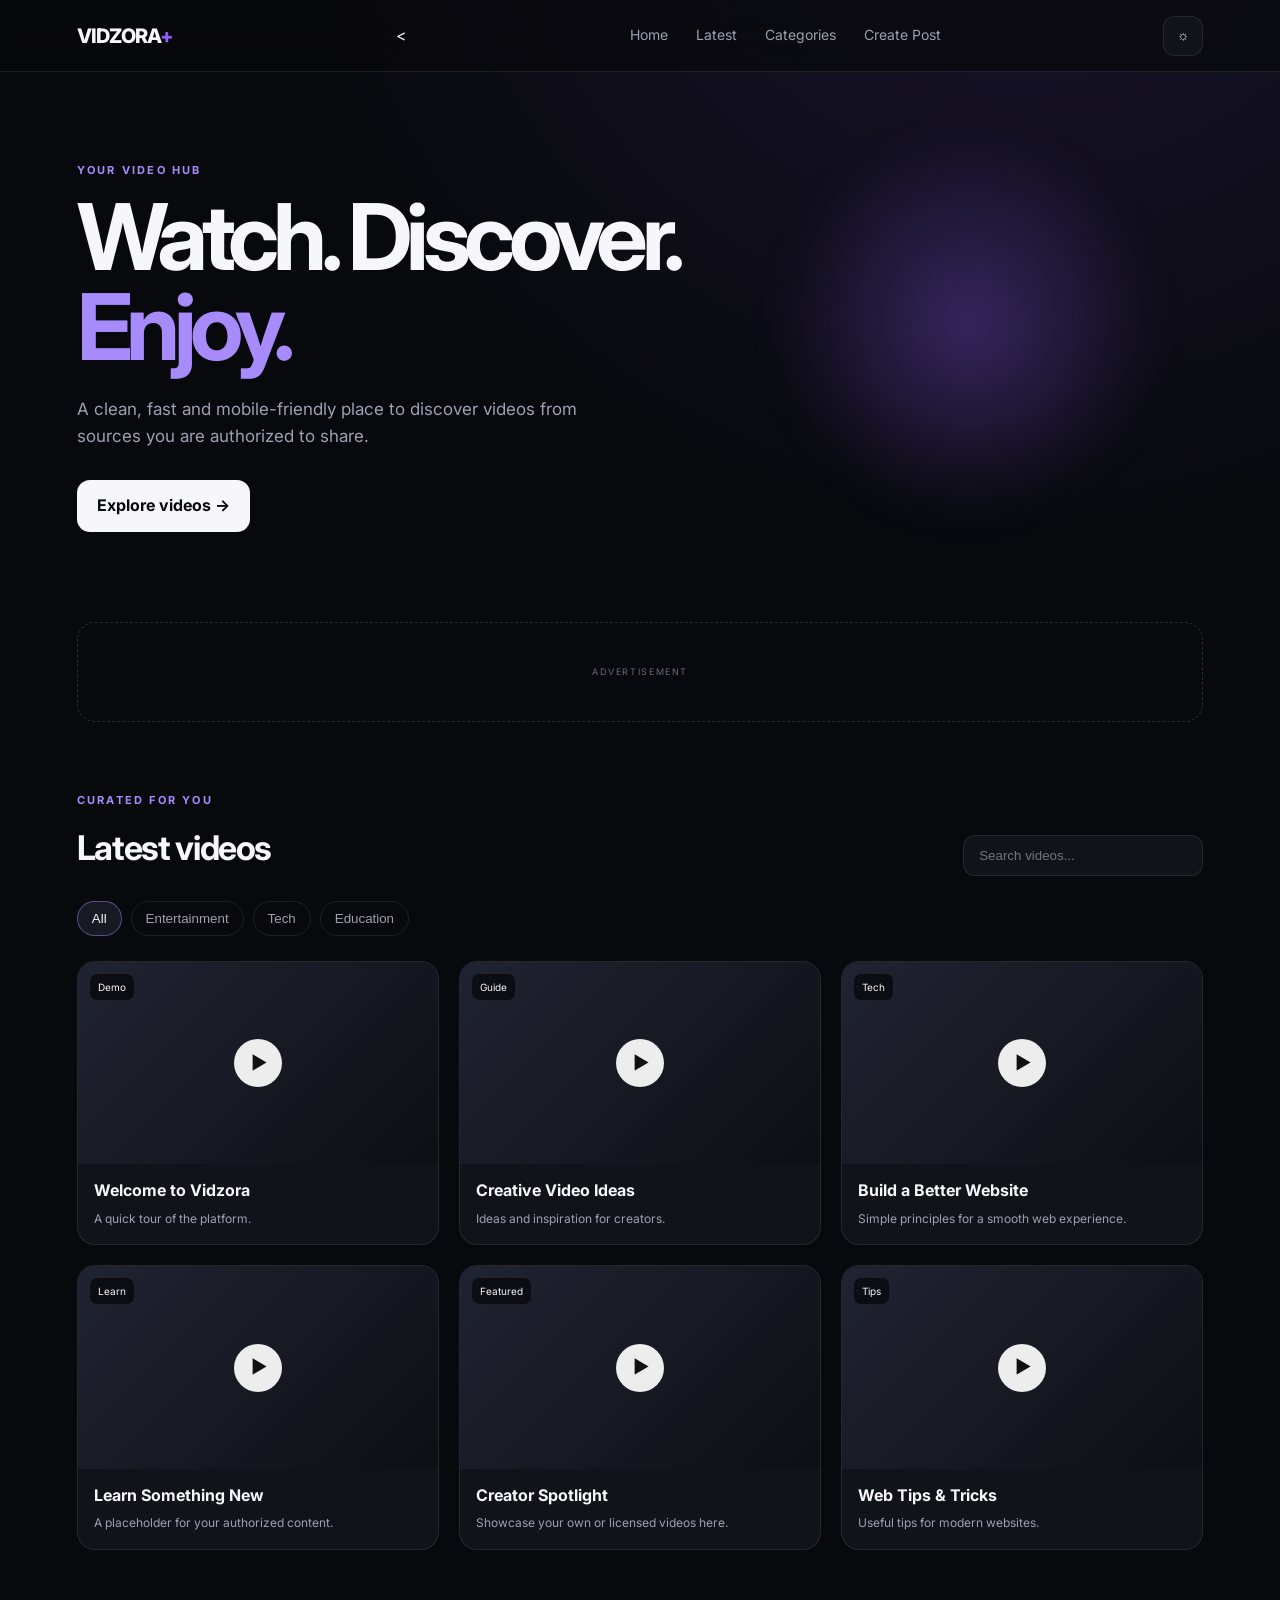
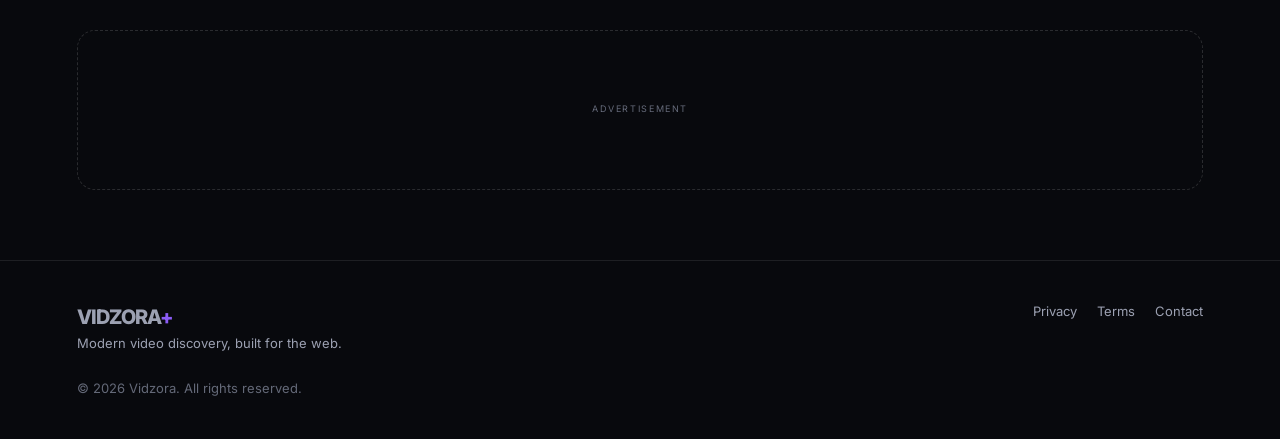
<file: index.html>
<!doctype html>
<html lang="bn">
<head>
  <meta charset="UTF-8">
  <meta name="viewport" content="width=device-width, initial-scale=1.0">
  <meta name="description" content="A modern video discovery website">
  <title>Vidzora — Watch & Discover</title>
  <link rel="stylesheet" href="style.css">
</head>
<body>
  <header class="topbar">
    <a class="logo" href="#">VIDZORA<span>+</span></a>
    <<nav>
  <a href="#home">Home</a>
  <a href="#latest">Latest</a>
  <a href="#categories">Categories</a>
  <a href="create-post.html">Create Post</a>
    </nav>
    <button class="theme-btn" id="themeBtn" aria-label="Toggle theme">☼</button>
  </header>

  <main id="home">
    <section class="hero">
      <div class="hero-copy">
        <p class="eyebrow">YOUR VIDEO HUB</p>
        <h1>Watch. Discover.<br><span>Enjoy.</span></h1>
        <p class="hero-text">A clean, fast and mobile-friendly place to discover videos from sources you are authorized to share.</p>
        <a class="primary-btn" href="#latest">Explore videos →</a>
      </div>
      <div class="hero-glow"></div>
    </section>

    <section class="ad-slot" aria-label="Advertisement">
      <small>ADVERTISEMENT</small>
      <!-- Paste your approved Adsterra ad code here -->
    </section>

    <section class="section" id="latest">
      <div class="section-head">
        <div>
          <p class="eyebrow">CURATED FOR YOU</p>
          <h2>Latest videos</h2>
        </div>
        <div class="search">
          <input id="searchInput" type="search" placeholder="Search videos...">
        </div>
      </div>
      <div class="chips" id="categories">
        <button class="chip active" data-category="all">All</button>
        <button class="chip" data-category="entertainment">Entertainment</button>
        <button class="chip" data-category="tech">Tech</button>
        <button class="chip" data-category="education">Education</button>
      </div>
      <div class="grid" id="videoGrid"></div>
      <p class="empty" id="emptyState" hidden>No videos found.</p>
    </section>

    <section class="ad-slot large" aria-label="Advertisement">
      <small>ADVERTISEMENT</small>
      <!-- Paste another approved Adsterra placement here if permitted -->
    </section>
  </main>

  <footer>
    <div>
      <a class="logo" href="#">VIDZORA<span>+</span></a>
      <p>Modern video discovery, built for the web.</p>
    </div>
    <div class="footer-links">
      <a href="#">Privacy</a>
      <a href="#">Terms</a>
      <a href="#">Contact</a>
    </div>
    <p class="copyright">© 2026 Vidzora. All rights reserved.</p>
  </footer>

  <script src="script.js"></script>
</body>
</html>
</file>
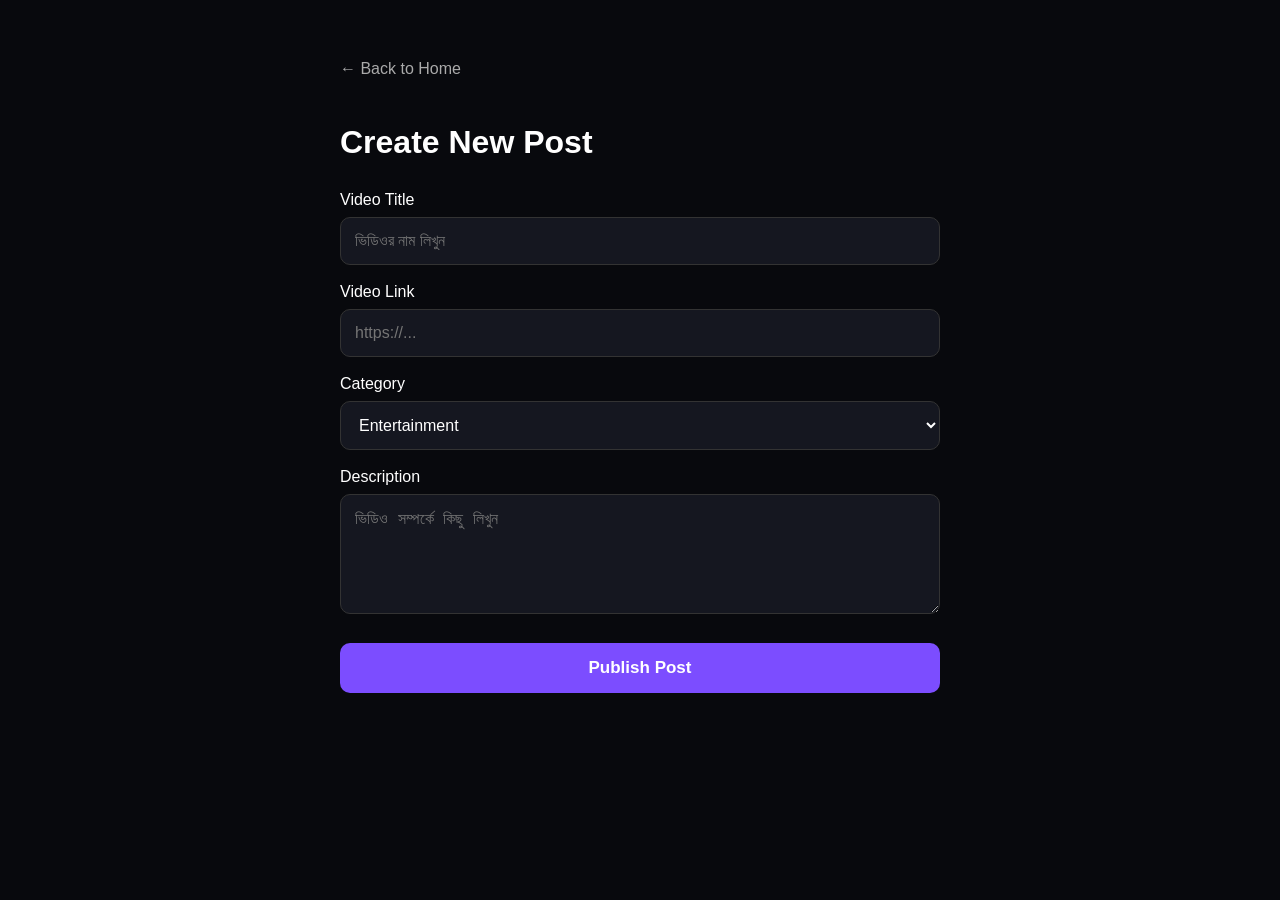
<file: create-post.html>
<!DOCTYPE html>
<html lang="bn">
<head>
  <meta charset="UTF-8">
  <meta name="viewport" content="width=device-width, initial-scale=1.0">
  <title>Create Post - Vidzora</title>

  <style>
    * {
      box-sizing: border-box;
    }

    body {
      margin: 0;
      font-family: Arial, sans-serif;
      background: #08090d;
      color: white;
      padding: 20px;
    }

    .container {
      max-width: 600px;
      margin: 40px auto;
    }

    h1 {
      margin-bottom: 30px;
    }

    label {
      display: block;
      margin: 18px 0 8px;
    }

    input,
    textarea,
    select {
      width: 100%;
      padding: 14px;
      border-radius: 10px;
      border: 1px solid #333;
      background: #151720;
      color: white;
      font-size: 16px;
    }

    textarea {
      min-height: 120px;
      resize: vertical;
    }

    button {
      width: 100%;
      margin-top: 25px;
      padding: 15px;
      border: 0;
      border-radius: 10px;
      background: #7c4dff;
      color: white;
      font-size: 17px;
      font-weight: bold;
    }

    .back {
      display: inline-block;
      margin-bottom: 25px;
      color: #aaa;
      text-decoration: none;
    }
  </style>
</head>

<body>

  <div class="container">

    <a class="back" href="index.html">← Back to Home</a>

    <h1>Create New Post</h1>

    <label>Video Title</label>
    <input id="title" type="text" placeholder="ভিডিওর নাম লিখুন">

    <label>Video Link</label>
    <input id="videoUrl" type="url" placeholder="https://...">

    <label>Category</label>
    <select id="category">
      <option value="entertainment">Entertainment</option>
      <option value="tech">Tech</option>
      <option value="education">Education</option>
    </select>

    <label>Description</label>
    <textarea id="description" placeholder="ভিডিও সম্পর্কে কিছু লিখুন"></textarea>

    <button onclick="createPost()">Publish Post</button>

  </div>

  <script>
    function createPost() {

      const title = document.getElementById("title").value.trim();
      const videoUrl = document.getElementById("videoUrl").value.trim();
      const category = document.getElementById("category").value;
      const description = document.getElementById("description").value.trim();

      if (!title || !videoUrl) {
        alert("Title এবং Video Link দিতে হবে!");
        return;
      }

      const post = {
        title: title,
        videoUrl: videoUrl,
        category: category,
        description: description
      };

      let posts = JSON.parse(localStorage.getItem("vidzoraPosts") || "[]");

      posts.push(post);

      localStorage.setItem("vidzoraPosts", JSON.stringify(posts));

      alert("Post তৈরি হয়েছে!");

      window.location.href = "index.html";
    }
  </script>

</body>
  </html>
</file>
<file: style.css>
@import url('https://fonts.googleapis.com/css2?family=Inter:wght@400;500;600;700;800&display=swap');

:root{
  --bg:#08090d; --surface:#11131a; --surface2:#171923; --text:#f7f7fb;
  --muted:#9ca1b2; --line:rgba(255,255,255,.09); --accent:#8b5cf6;
}
*{box-sizing:border-box;margin:0;padding:0}
html{scroll-behavior:smooth}
body{font-family:Inter,system-ui,sans-serif;background:radial-gradient(circle at 80% -10%,rgba(139,92,246,.16),transparent 30%),var(--bg);color:var(--text);line-height:1.6}
a{color:inherit;text-decoration:none}
.topbar{height:72px;display:flex;align-items:center;justify-content:space-between;padding:0 6%;border-bottom:1px solid var(--line);background:rgba(8,9,13,.75);backdrop-filter:blur(16px);position:sticky;top:0;z-index:20}
.logo{font-weight:800;letter-spacing:-.04em;font-size:20px}.logo span{color:var(--accent)}
nav{display:flex;gap:28px;color:var(--muted);font-size:14px}nav a:hover{color:var(--text)}
.theme-btn{border:1px solid var(--line);background:var(--surface);color:var(--text);width:40px;height:40px;border-radius:12px;cursor:pointer}
.hero{min-height:520px;padding:90px 6%;display:flex;align-items:center;position:relative;overflow:hidden}
.hero-copy{max-width:720px;position:relative;z-index:2}
.eyebrow{font-size:11px;letter-spacing:.2em;font-weight:700;color:#a78bfa;margin-bottom:12px}
h1{font-size:clamp(48px,8vw,92px);line-height:.98;letter-spacing:-.07em;margin-bottom:24px}h1 span{color:#a78bfa}
.hero-text{max-width:560px;color:var(--muted);font-size:17px;margin-bottom:30px}
.primary-btn{display:inline-block;background:var(--text);color:#08090d;padding:13px 20px;border-radius:13px;font-weight:700;transition:.2s}.primary-btn:hover{transform:translateY(-2px)}
.hero-glow{position:absolute;width:420px;height:420px;border-radius:50%;right:8%;top:8%;background:radial-gradient(circle,rgba(139,92,246,.32),transparent 65%);filter:blur(20px)}
.ad-slot{min-height:100px;margin:0 6% 70px;border:1px dashed rgba(255,255,255,.14);border-radius:18px;display:flex;align-items:center;justify-content:center;color:#666b7b;position:relative}.ad-slot small{font-size:9px;letter-spacing:.18em}.ad-slot.large{min-height:160px}
.section{padding:0 6% 80px}.section-head{display:flex;justify-content:space-between;align-items:end;gap:20px;margin-bottom:25px}h2{font-size:34px;letter-spacing:-.04em}
.search input{width:240px;background:var(--surface);border:1px solid var(--line);color:var(--text);padding:12px 15px;border-radius:12px;outline:none}.search input:focus{border-color:#8b5cf6}
.chips{display:flex;gap:9px;flex-wrap:wrap;margin-bottom:25px}.chip{border:1px solid var(--line);background:transparent;color:var(--muted);padding:9px 14px;border-radius:999px;cursor:pointer}.chip.active,.chip:hover{background:var(--surface2);color:var(--text);border-color:rgba(167,139,250,.45)}
.grid{display:grid;grid-template-columns:repeat(3,1fr);gap:20px}
.card{background:var(--surface);border:1px solid var(--line);border-radius:18px;overflow:hidden;transition:.25s;animation:rise .45s ease both}.card:hover{transform:translateY(-5px);border-color:rgba(167,139,250,.4)}
.thumb{aspect-ratio:16/9;background:linear-gradient(135deg,#202331,#0e0f15);display:flex;align-items:center;justify-content:center;position:relative}.thumb .play{width:48px;height:48px;border-radius:50%;display:grid;place-items:center;background:rgba(255,255,255,.92);color:#111;font-size:18px;padding-left:2px}.tag{position:absolute;top:12px;left:12px;background:rgba(0,0,0,.6);padding:5px 8px;border-radius:7px;font-size:10px}
.card-body{padding:16px}.card h3{font-size:16px;line-height:1.35;margin-bottom:7px}.card p{font-size:12px;color:var(--muted)}
.empty{color:var(--muted);padding:30px 0}
footer{border-top:1px solid var(--line);padding:40px 6%;display:grid;grid-template-columns:1fr auto;gap:25px;color:var(--muted);font-size:13px}.footer-links{display:flex;gap:20px}.copyright{grid-column:1/-1;color:#646978}
body.light{--bg:#f7f7fb;--surface:#fff;--surface2:#f0eff6;--text:#12131a;--muted:#666b78;--line:rgba(0,0,0,.09)}body.light .topbar{background:rgba(247,247,251,.8)}
@keyframes rise{from{opacity:0;transform:translateY(10px)}to{opacity:1;transform:none}}
@media(max-width:800px){nav{display:none}.hero{min-height:480px;padding-top:70px}.hero-glow{right:-30%;opacity:.7}.grid{grid-template-columns:repeat(2,1fr)}.section-head{align-items:start;flex-direction:column}.search,.search input{width:100%}}
@media(max-width:520px){.grid{grid-template-columns:1fr}.hero{padding-left:5%;padding-right:5%}.section,.ad-slot{margin-left:5%;margin-right:5%;padding-left:0;padding-right:0}.section{padding-bottom:55px}footer{grid-template-columns:1fr}.footer-links{flex-wrap:wrap}.copyright{grid-column:auto}}
</file>
